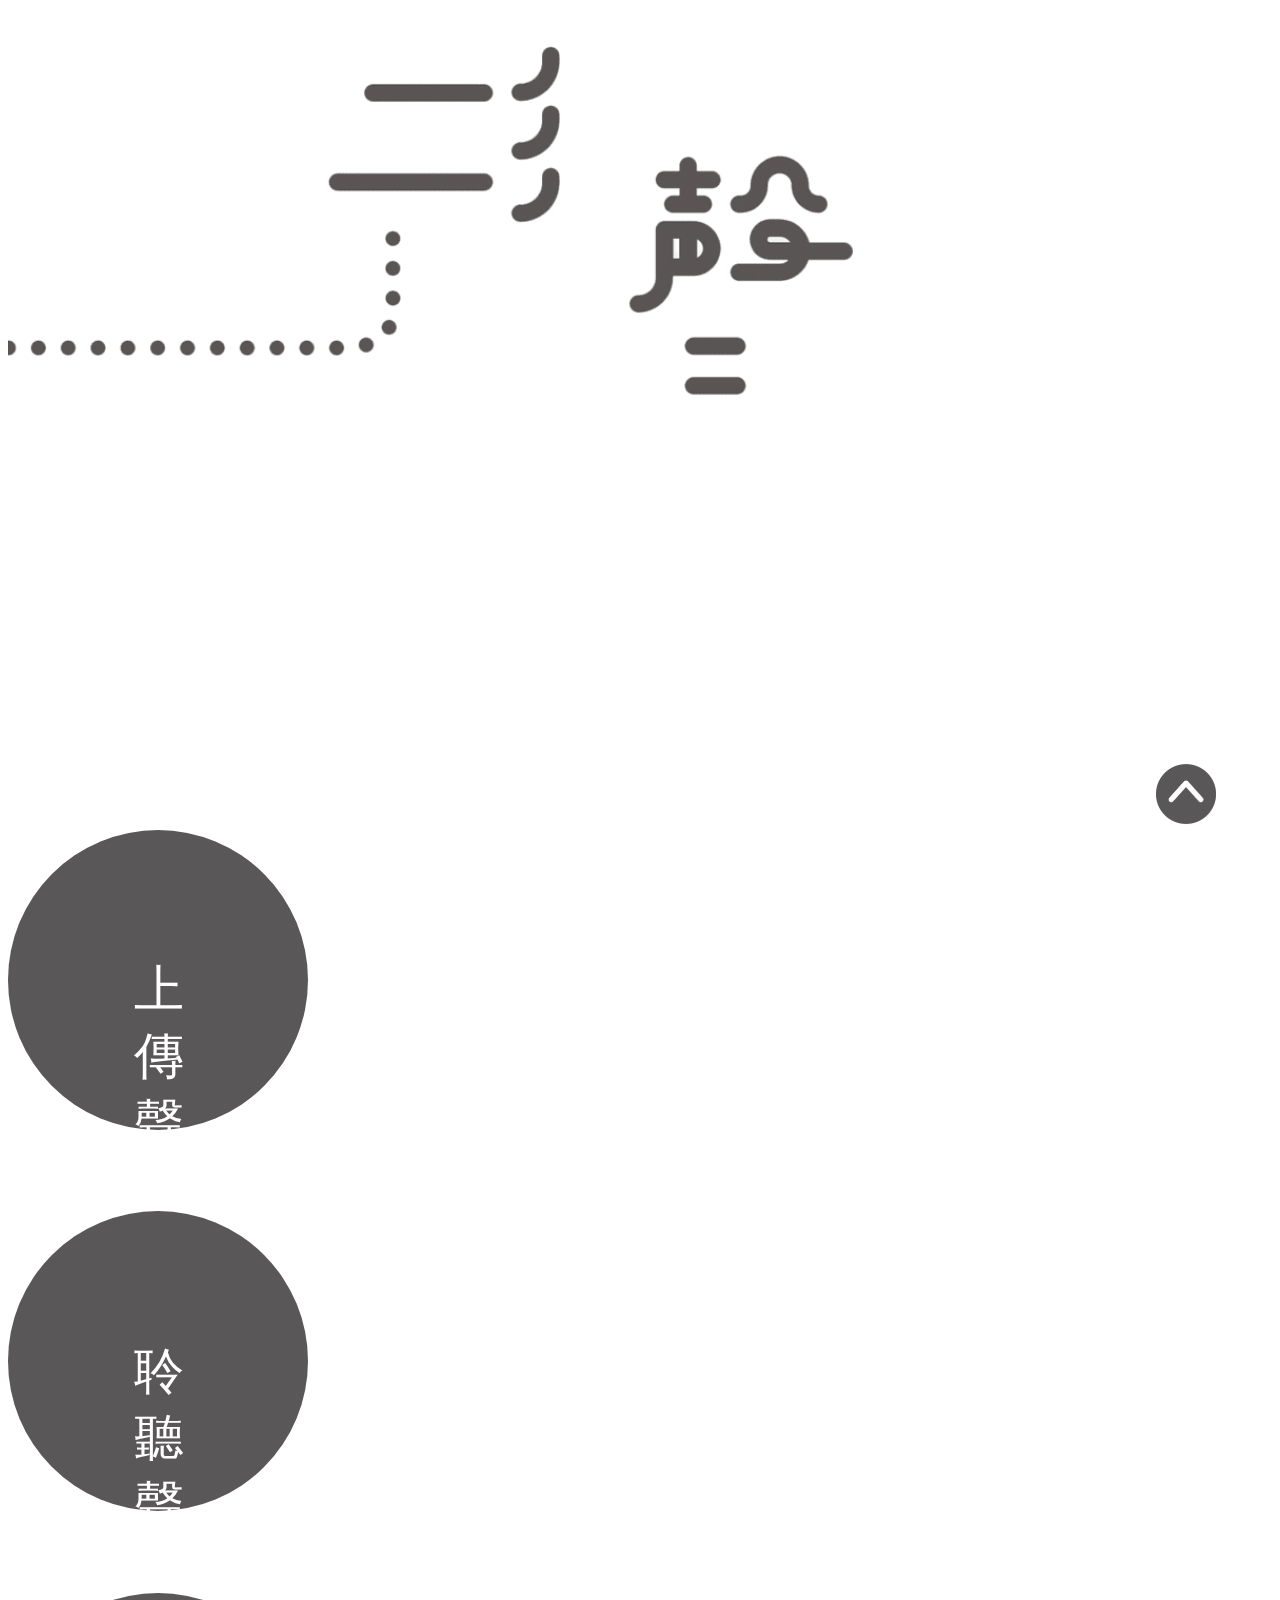
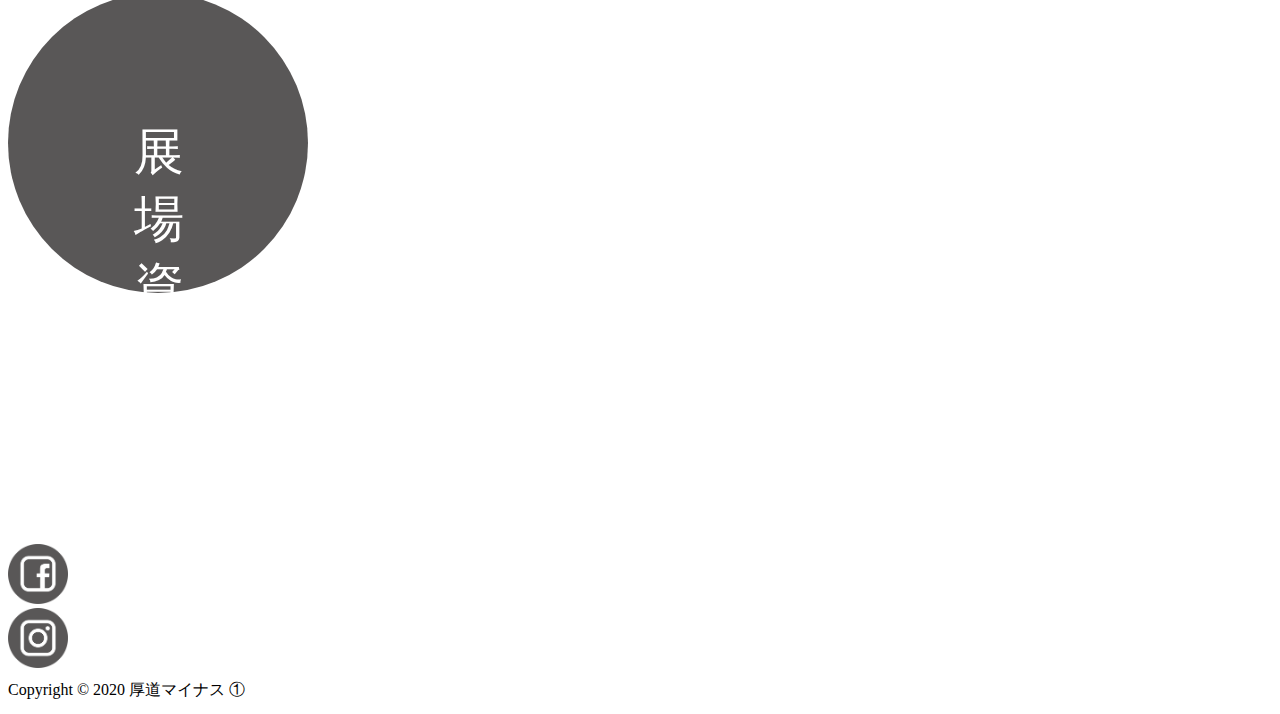
<file: index.html>
<!DOCTYPE html>
<html>
    <head>
        <title>形聲</title>
        <meta charset="utf-8">
        <link rel="icon" href="photo/logo.ico">
        <link rel="stylesheet" href="index.css">
        <script src="jquery/jquery-3.5.1.min.js"></script>
        <meta name="viewport" content="width=device-width, initial-scale=1">
        <!-- Bootstrap CSS -->
        <link rel="stylesheet" href="https://stackpath.bootstrapcdn.com/bootstrap/4.2.1/css/bootstrap.min.css" integrity="sha384-GJzZqFGwb1QTTN6wy59ffF1BuGJpLSa9DkKMp0DgiMDm4iYMj70gZWKYbI706tWS" crossorigin="anonymous">
        <script src="https://code.jquery.com/jquery-3.3.1.slim.min.js" integrity="sha384-q8i/X+965DzO0rT7abK41JStQIAqVgRVzpbzo5smXKp4YfRvH+8abtTE1Pi6jizo" crossorigin="anonymous"></script>
        <script src="https://cdnjs.cloudflare.com/ajax/libs/popper.js/1.14.6/umd/popper.min.js" integrity="sha384-wHAiFfRlMFy6i5SRaxvfOCifBUQy1xHdJ/yoi7FRNXMRBu5WHdZYu1hA6ZOblgut" crossorigin="anonymous"></script>
        <script src="https://stackpath.bootstrapcdn.com/bootstrap/4.2.1/js/bootstrap.min.js" integrity="sha384-B0UglyR+jN6CkvvICOB2joaf5I4l3gm9GU6Hc1og6Ls7i6U/mkkaduKaBhlAXv9k" crossorigin="anonymous"></script>
    </head>
    
    <body>
       <!--動態logo-->
        <div>
            <img src="photo/logo.gif" width="100%">
        </div>
       
        <div class="container">
            <!--按鍵-->
            <div id="button" class="row">
                <div class="col-lg col text-center">
                    <a href="upload.html"><button class="button">上 傳<br>聲 音</button></a>
                </div>
                <div class="col-lg col text-center">
                    <a href="listen.html"><button class="button">聆 聽<br>聲 音</button></a>
                </div>
                <div class="col-lg col text-center">    
                    <a href="exhibition.html"><button class="button">展 場<br>資 訊</button></a>
                </div>
            </div>
        </div>

        <footer>
        <!--底部-->
        <div class="container">
            <div class="row justify-content-center" style="height: 100px;">
                <div class="col-3 text-center">
                    <a href="https://www.facebook.com/厚道マイナス①工作室-102583014893947/"><img id="fb" src="photo/facebook.png"></a>
                </div>
                <div class="col-3 text-center">
                    <a href="https://www.instagram.com/shinsheng_/"><img id="ig" src="photo/instagram.png"></a>
                </div>
            </div>

            <div class="row">
                <div class="col-12 text-center"><p id="copyright">Copyright © 2020 厚道マイナス ①</p></div>
            </div>
        </div>
        </footer>
       
        <!--回到頂端-->
        <a href="" id="gotop"><img src="photo/top.png" width="60px"></a>
        <script>
            $(function(){
                $("#gotop").click(function(){
                    $("html,body").animate({scrollTop:0},900);
                    return false;
                });
            });
        </script>
        
    </body>
</html>
</file>
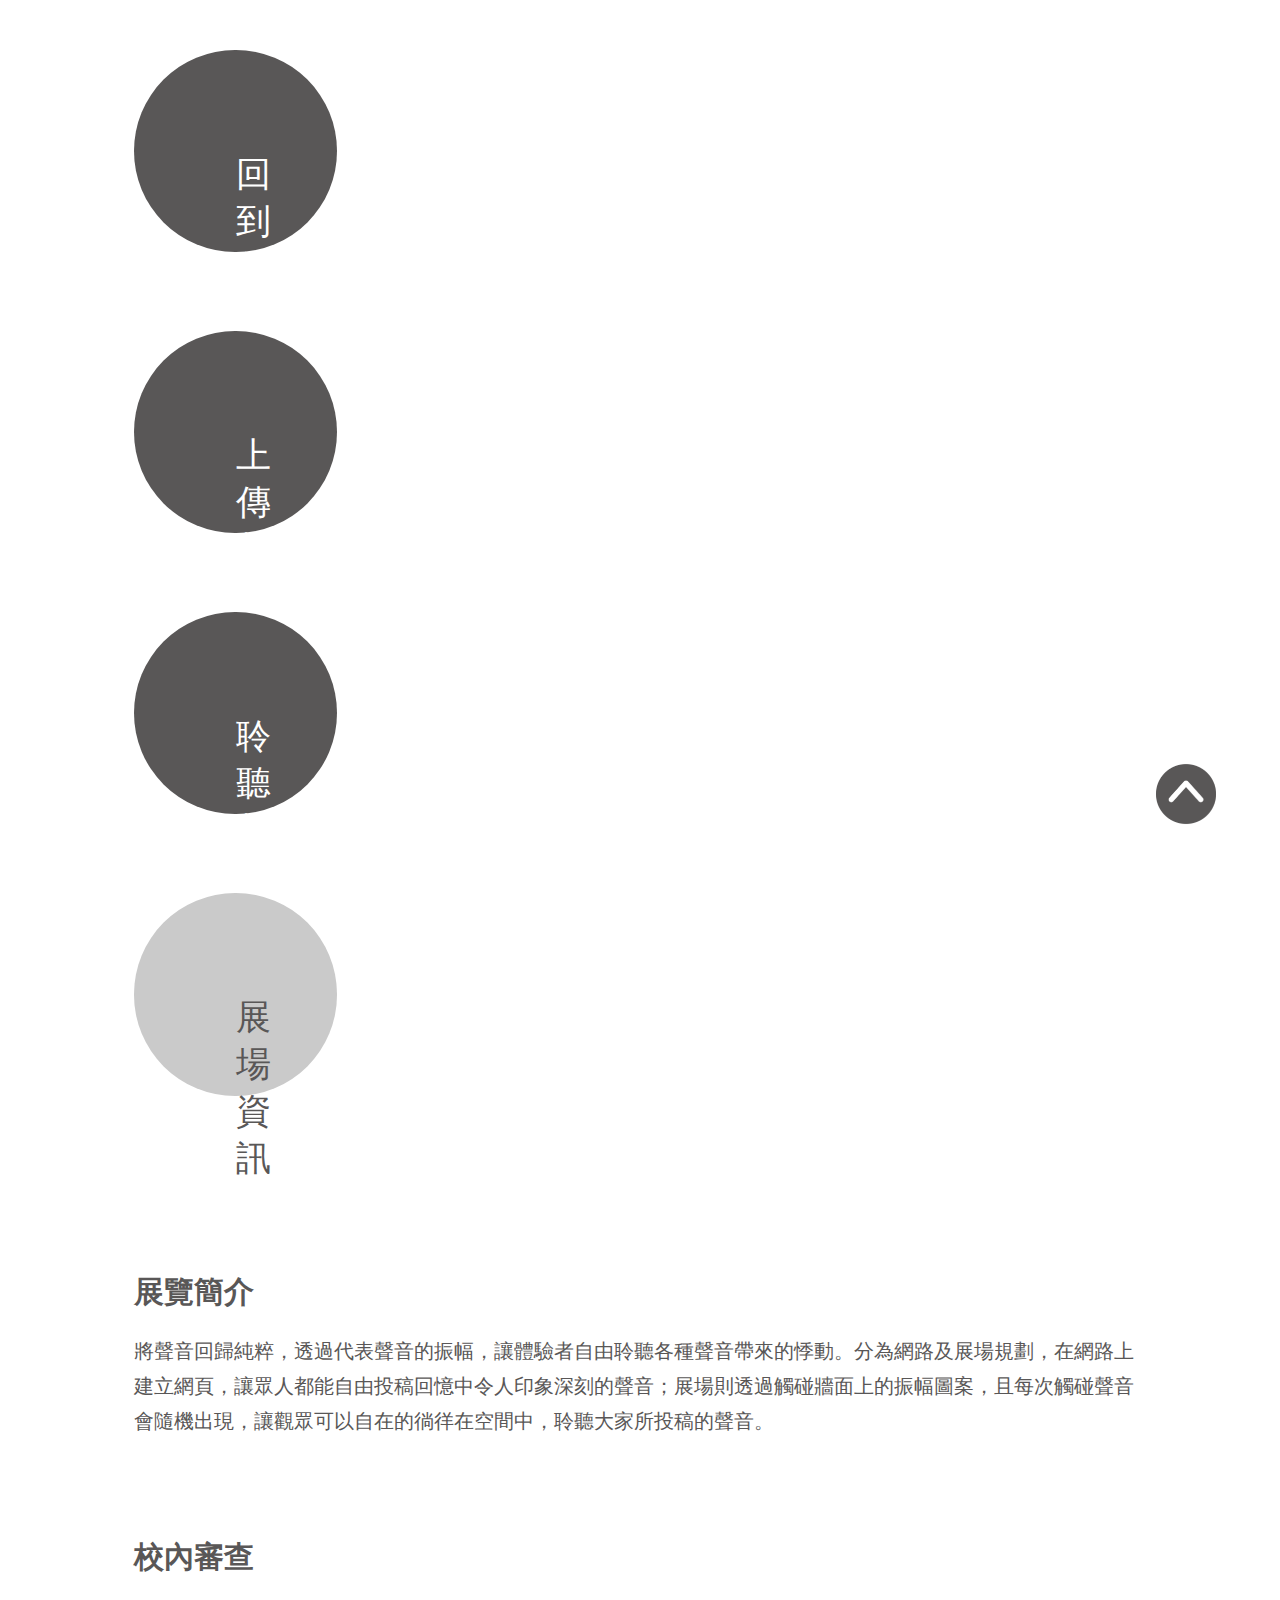
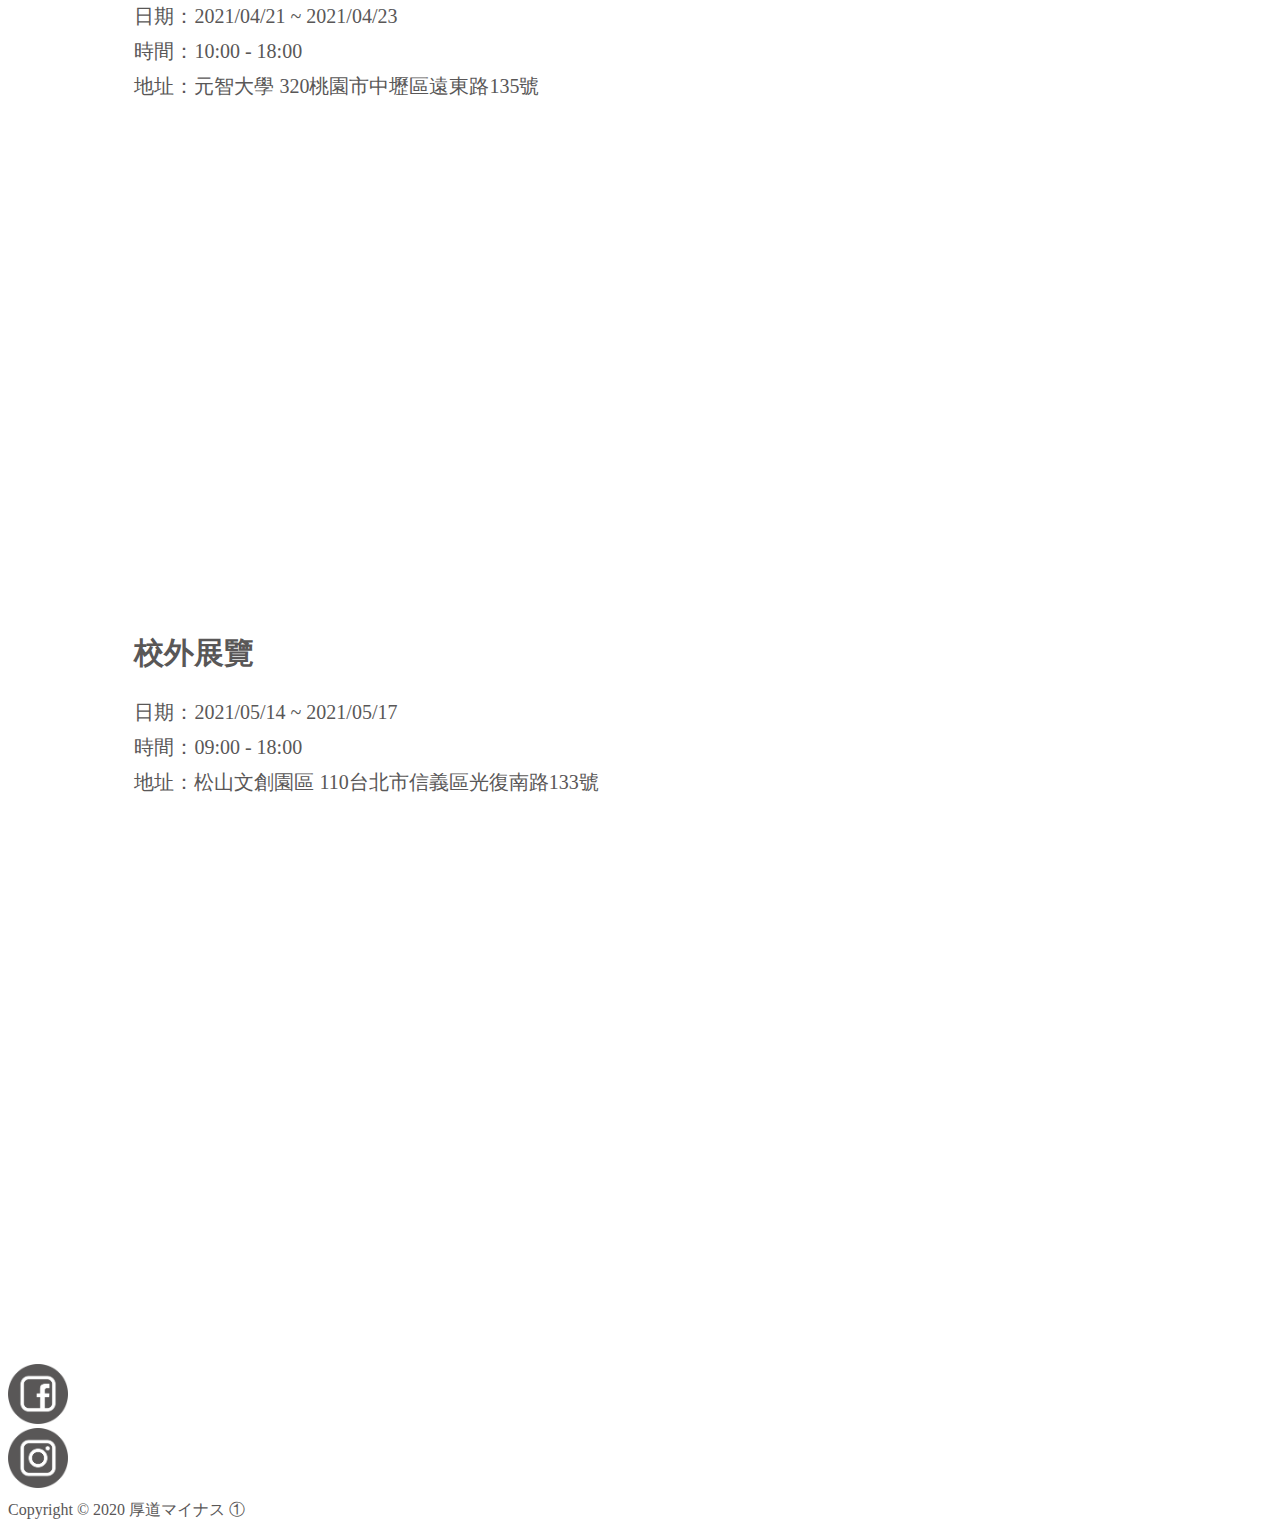
<file: exhibition.html>
<!DOCTYPE html>
<html>
    <head>
        <title>形聲  展覽資訊</title>
        <meta charset="utf-8">
        <link rel="icon" href="photo/logo.ico">
        <link rel="stylesheet" href="index.css">
        <link rel="stylesheet" href="exhibition.css">
        <script src="jquery/jquery-3.5.1.min.js"></script>
        <meta name="viewport" content="width=device-width, initial-scale=1">
        <!-- Bootstrap CSS -->
        <link rel="stylesheet" href="https://stackpath.bootstrapcdn.com/bootstrap/4.2.1/css/bootstrap.min.css" integrity="sha384-GJzZqFGwb1QTTN6wy59ffF1BuGJpLSa9DkKMp0DgiMDm4iYMj70gZWKYbI706tWS" crossorigin="anonymous">
        <script src="https://code.jquery.com/jquery-3.3.1.slim.min.js" integrity="sha384-q8i/X+965DzO0rT7abK41JStQIAqVgRVzpbzo5smXKp4YfRvH+8abtTE1Pi6jizo" crossorigin="anonymous"></script>
        <script src="https://cdnjs.cloudflare.com/ajax/libs/popper.js/1.14.6/umd/popper.min.js" integrity="sha384-wHAiFfRlMFy6i5SRaxvfOCifBUQy1xHdJ/yoi7FRNXMRBu5WHdZYu1hA6ZOblgut" crossorigin="anonymous"></script>
        <script src="https://stackpath.bootstrapcdn.com/bootstrap/4.2.1/js/bootstrap.min.js" integrity="sha384-B0UglyR+jN6CkvvICOB2joaf5I4l3gm9GU6Hc1og6Ls7i6U/mkkaduKaBhlAXv9k" crossorigin="anonymous"></script>
    </head>
    
    <body style="color: rgb(89,87,87)">
        <div class="container">
            <!--按鍵-->
            <div id="button1" class="row">
                <div class="col-lg-3 col-3 text-center align-self-center">
                    <a href="index.html"><button class="button1">回 到<br>首 頁</button></a>
                </div>
                <div class="col-lg-3 col-3 text-center align-self-center">
                    <a href="upload.html"><button class="button1" id="uploadbutton">上 傳<br>聲 音</button></a>
                </div>
                <div class="col-lg-3 col-3 text-center align-self-center">
                    <a href="listen.html"><button class="button1" id="listenbutton">聆 聽<br>聲 音</button></a>
                </div>
                <div class="col-lg-3 col-3 text-center align-self-center">
                    <a href="exhibition.html"><button class="button1" id="exhibitionbutton">展 場<br>資 訊</button></a>
                </div>
            </div>
        
            
            <!--資訊-->
            <div id="introduction" class="row">
                <h2 class="col-12">展覽簡介</h2>
                <p class="col-12">將聲音回歸純粹，透過代表聲音的振幅，讓體驗者自由聆聽各種聲音帶來的悸動。分為網路及展場規劃，在網路上建立網頁，讓眾人都能自由投稿回憶中令人印象深刻的聲音；展場則透過觸碰牆面上的振幅圖案，且每次觸碰聲音會隨機出現，讓觀眾可以自在的徜徉在空間中，聆聽大家所投稿的聲音。</p>
            </div>
       
            <div id="map" class="row">
                <h2 class="col-12">校內審查</h2>
                <p class="col-12">日期：2021/04/21 ~ 2021/04/23<br>
                時間：10:00 - 18:00<br>
                地址：元智大學   320桃園市中壢區遠東路135號</p>
                <iframe id="googlemap" src="https://www.google.com/maps/embed?pb=!1m16!1m12!1m3!1d7233.780471269091!2d121.26051939680727!3d24.969848885695455!2m3!1f0!2f0!3f0!3m2!1i1024!2i768!4f13.1!2m1!1z5YWD5pm65aSn5a24!5e0!3m2!1szh-TW!2stw!4v1606381912507!5m2!1szh-TW!2stw" width="600" height="450" frameborder="0" style="border:0;" allowfullscreen="" aria-hidden="false" tabindex="0"></iframe>   
            </div>
       
            <div id="map" class="row">
                <h2 class="col-12">校外展覽</h2>
                <p class="col-12">日期：2021/05/14 ~ 2021/05/17<br>
                時間：09:00 - 18:00<br>
                地址：松山文創園區   110台北市信義區光復南路133號</p>
                <iframe id="googlemap" src="https://www.google.com/maps/embed?pb=!1m16!1m12!1m3!1d3614.710031723436!2d121.55828980071645!3d25.04391278388895!2m3!1f0!2f0!3f0!3m2!1i1024!2i768!4f13.1!2m1!1z5p2-6I-4!5e0!3m2!1szh-TW!2stw!4v1606382100824!5m2!1szh-TW!2stw" width="600" height="450" frameborder="0" style="border:0;" allowfullscreen="" aria-hidden="false" tabindex="0"></iframe>  
            </div>
        </div>
       
        <footer>
        <!--底部-->
        <div class="container">
            <div class="row justify-content-center" style="height: 100px;">
                <div class="col-3 text-center">
                    <a href="https://www.facebook.com/厚道マイナス①工作室-102583014893947/"><img id="fb" src="photo/facebook.png"></a>
                </div>
                <div class="col-3 text-center">
                    <a href="https://www.instagram.com/shinsheng_/"><img id="ig" src="photo/instagram.png"></a>
                </div>
            </div>

            <div class="row">
                <div class="col-12 text-center"><p id="copyright">Copyright © 2020 厚道マイナス ①</p></div>
            </div>
        </div>
        </footer>
        
       
        <!--回到頂端-->
        <a href="" id="gotop"><img src="photo/top.png" width="60px"></a>
        <script>
            $(function(){
                $("#gotop").click(function(){
                   $("html,body").animate({scrollTop:0},900);
                   return false;
                });
            });
        </script>      
    </body>
</html>
</file>
<file: index.css>
html, body{
    height: 100%;
}

/*超連結*/
a:link{
    text-decoration: none;
    color: white;
}

a:visited{
    color: white;
}

/*主頁*/
/*動態logo*/
#logo{
    width: 100%;
}

/*主頁按鍵*/
#button{
    margin-top: 150px;
    margin-bottom: 150px;
}

.button{
    height: 300px;
    width: 300px;
    background-color: rgb(89,87,87);
    border: none;
    color: white;
    padding: 10%;
    text-align: center;
    text-decoration: none;
    display: inline-block;
    border-radius: 50%;
    font-size: 50px;
    -webkit-transition-duration:0.4s;
    transition-duration: 0.4s;
    cursor: pointer;
}

/*按鍵*/
#button1{
    margin-top: 50px;
    padding: 0 10%;
}

.button1{
    height: 200px;
    width: 200px;
    background-color: rgb(89,87,87);
    border: none;
    color: white;
    padding: 10%;
    text-align: center;
    text-decoration: none;
    display: inline-block;
    border-radius: 50%;
    font-size: 35px;
    -webkit-transition-duration:0.4s;
    transition-duration: 0.4s;
    cursor: pointer;
}

@media screen and (max-width: 1200px){
    .button{
        height: 200px;
        width: 200px;
        font-size: 30px;
    }
    .button1{
        height: 130px;
        width: 130px;
        font-size: 20px;
    }
}

@media screen and (max-width: 800px){
    .button{
        height: 150px;
        width: 150px;
        font-size: 20px;
    } 
    .button1{
        height: 100px;
        width: 100px;
        font-size: 20px;
    }

    p{
        font-size: 15px;
    }
}

@media screen and (max-width: 560px){
    .button{
        height: 100px;
        width: 100px;
        font-size: 20px;
    }
    .button1{
        height: 75px;
        width: 75px;
        font-size: 15px;
    }
    .row h2{
        font-size: 20px;
        font-weight: bold;
    } 
}

@media screen and (max-width: 400px){
    .button{
        height: 75px;
        width: 75px;
        font-size: 15px;
    } 
    .button1{
        height: 60px;
        width: 60px;
        font-size: 15px;
    }
}

.button:hover,.button1:hover{
    background-color: rgb(255, 240, 127);
}

footer{
    margin-top: 5%;
}

footer .row{
    padding-top: 20px;
    height: 50px;
}

#gotop{
    position: fixed;
    right: 5%;
    bottom: 8%;
    cursor: pointer;
}

#fb{
    width: 60px;
}

#ig{
    width: 60px;
}
</file>
<file: exhibition.css>
#exhibitionbutton{
    background-color: rgb(202, 202, 202);
    color: rgb(89,87,87);
}

/*資訊*/
#introduction{
    margin: 100px 10%;
    font-size: 20px;
    line-height: 35px;
}

#map{
    margin: 50px 10%;
    font-size: 20px;
    line-height: 35px;
}

#googlemap{
    width: 100%;
}

@media screen and (max-width: 800px){
    #googlemap{
    	height: 300px;
    }
}
</file>
